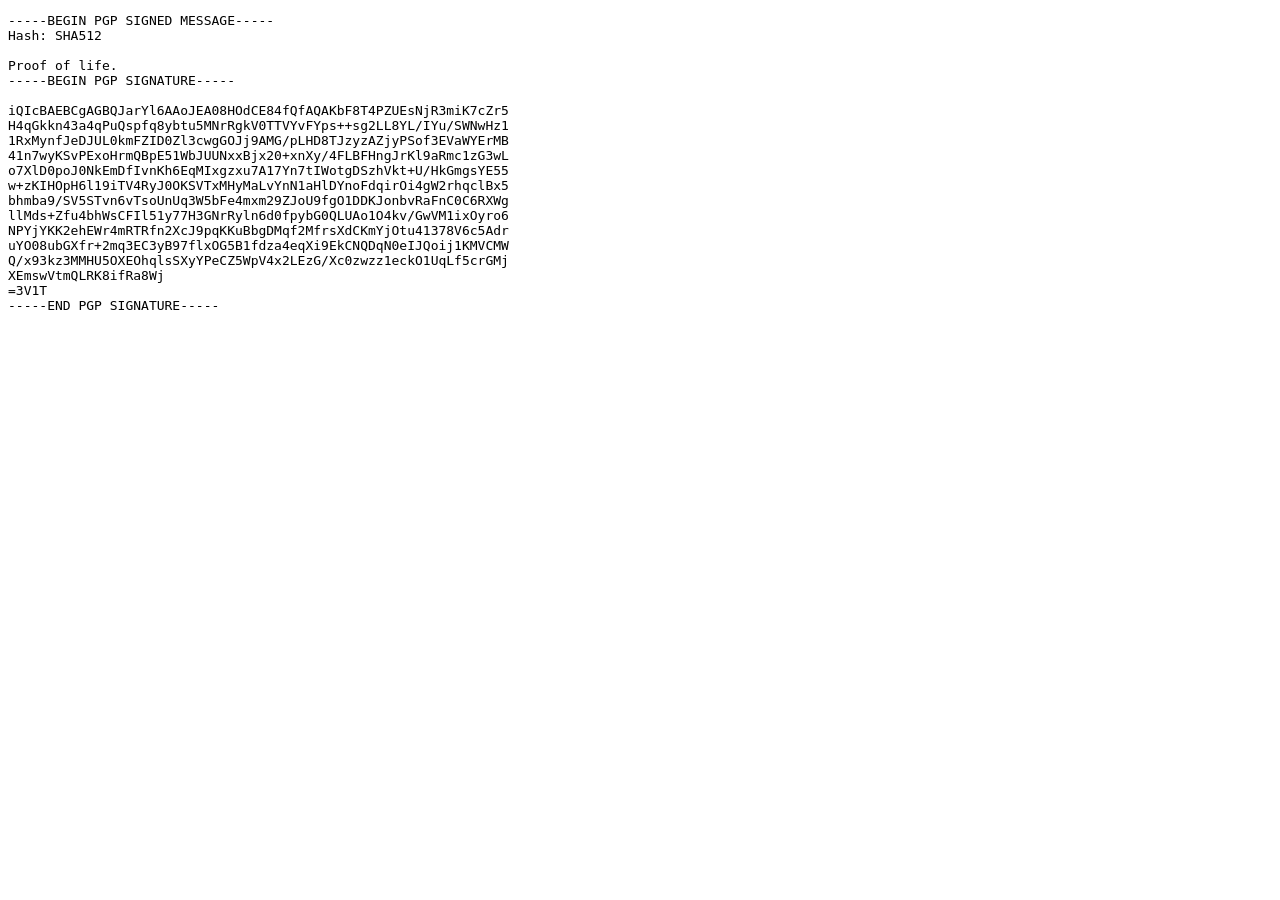
<file: index.html>
<!DOCTYPE html>
<html>
<head><title>Hello.</title></head>
<body>
<pre>
-----BEGIN PGP SIGNED MESSAGE-----
Hash: SHA512

Proof of life.
-----BEGIN PGP SIGNATURE-----

iQIcBAEBCgAGBQJarYl6AAoJEA08HOdCE84fQfAQAKbF8T4PZUEsNjR3miK7cZr5
H4qGkkn43a4qPuQspfq8ybtu5MNrRgkV0TTVYvFYps++sg2LL8YL/IYu/SWNwHz1
1RxMynfJeDJUL0kmFZID0Zl3cwgGOJj9AMG/pLHD8TJzyzAZjyPSof3EVaWYErMB
41n7wyKSvPExoHrmQBpE51WbJUUNxxBjx20+xnXy/4FLBFHngJrKl9aRmc1zG3wL
o7XlD0poJ0NkEmDfIvnKh6EqMIxgzxu7A17Yn7tIWotgDSzhVkt+U/HkGmgsYE55
w+zKIHOpH6l19iTV4RyJ0OKSVTxMHyMaLvYnN1aHlDYnoFdqirOi4gW2rhqclBx5
bhmba9/SV5STvn6vTsoUnUq3W5bFe4mxm29ZJoU9fgO1DDKJonbvRaFnC0C6RXWg
llMds+Zfu4bhWsCFIl51y77H3GNrRyln6d0fpybG0QLUAo1O4kv/GwVM1ixOyro6
NPYjYKK2ehEWr4mRTRfn2XcJ9pqKKuBbgDMqf2MfrsXdCKmYjOtu41378V6c5Adr
uYO08ubGXfr+2mq3EC3yB97flxOG5B1fdza4eqXi9EkCNQDqN0eIJQoij1KMVCMW
Q/x93kz3MMHU5OXEOhqlsSXyYPeCZ5WpV4x2LEzG/Xc0zwzz1eckO1UqLf5crGMj
XEmswVtmQLRK8ifRa8Wj
=3V1T
-----END PGP SIGNATURE-----
</pre>
</body>
</html>
</file>
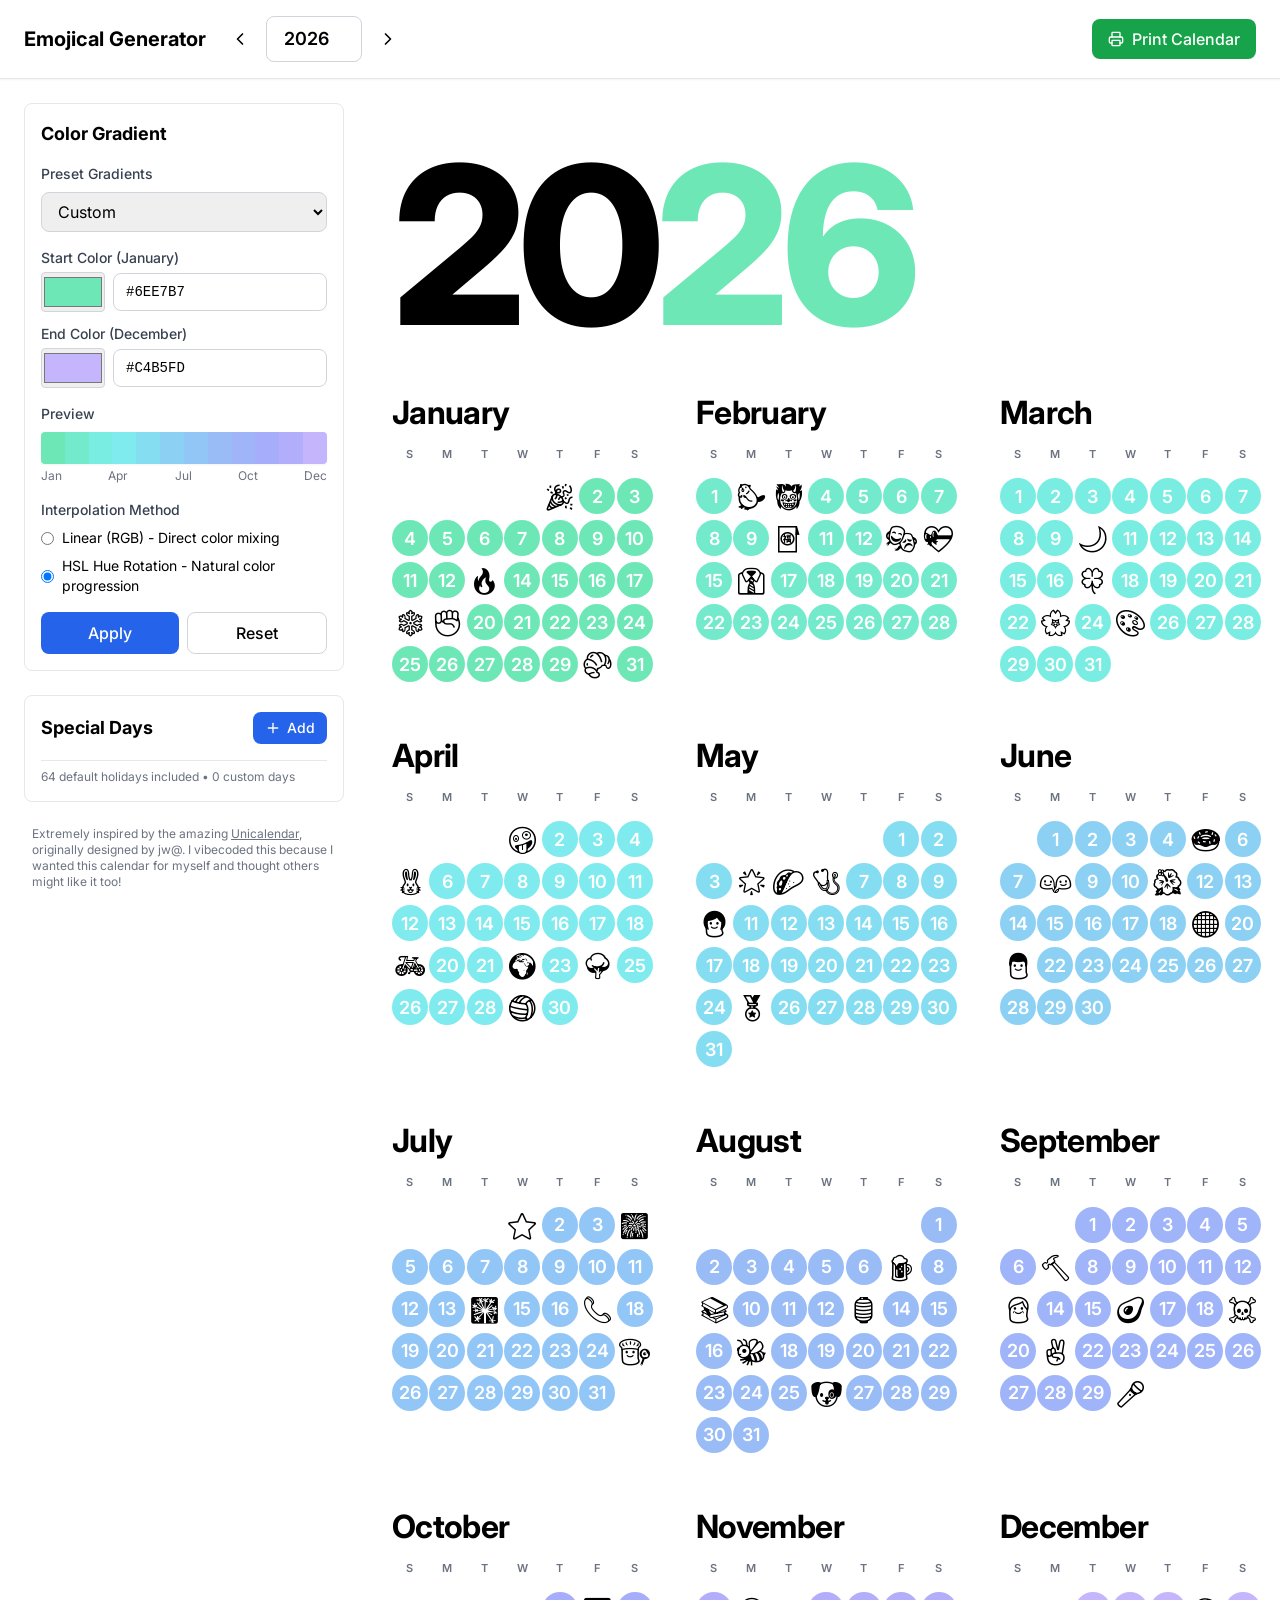
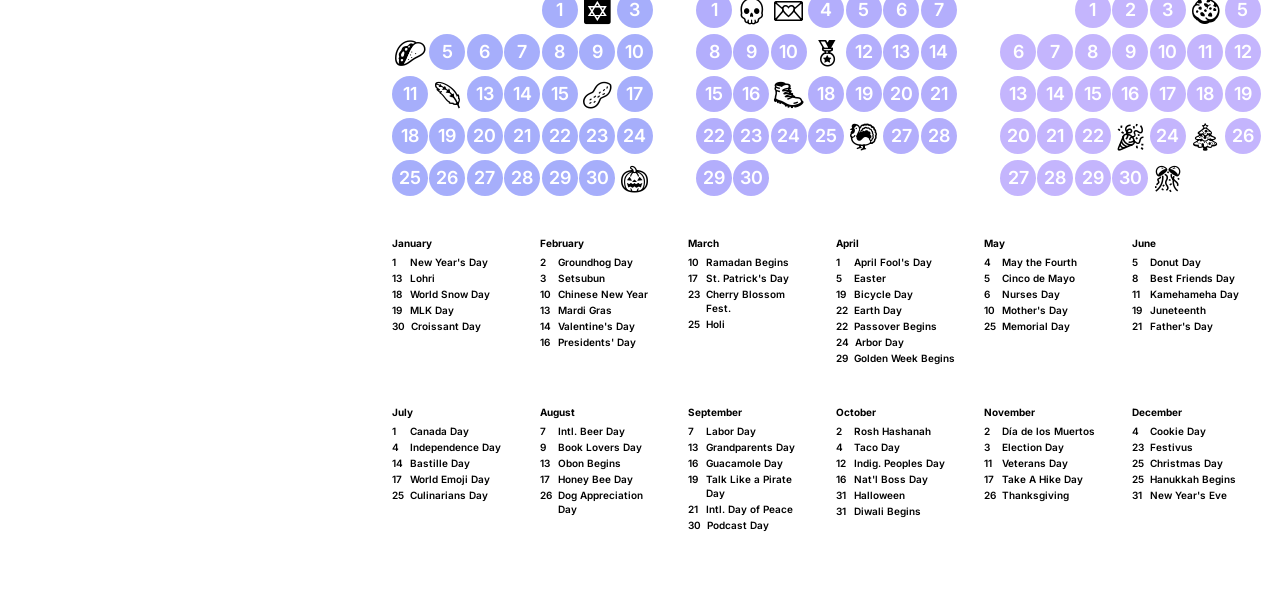
<file: emojical/index.html>
<!doctype html>
<html lang="en">
  <head>
    <meta charset="UTF-8" />
    <link rel="icon" type="image/svg+xml" href="/vite.svg" />
    <meta name="viewport" content="width=device-width, initial-scale=1.0" />
    <title>Unicalendar - Custom Calendar Generator</title>
    <!-- Import fonts -->
    <link rel="preconnect" href="https://fonts.googleapis.com">
    <link rel="preconnect" href="https://fonts.gstatic.com" crossorigin>
    <link href="https://fonts.googleapis.com/css2?family=Inter:wght@400;600;700;800&family=Noto+Emoji:wght@400;500;600&display=swap" rel="stylesheet">
    <script type="module" crossorigin src="./assets/index-cEbsSorH.js"></script>
    <link rel="stylesheet" crossorigin href="./assets/index-B9WNXWCT.css">
  </head>
  <body>
    <div id="root"></div>
  </body>
</html>
</file>
<file: emojical/assets/index-B9WNXWCT.css>
*,:before,:after{--tw-border-spacing-x: 0;--tw-border-spacing-y: 0;--tw-translate-x: 0;--tw-translate-y: 0;--tw-rotate: 0;--tw-skew-x: 0;--tw-skew-y: 0;--tw-scale-x: 1;--tw-scale-y: 1;--tw-pan-x: ;--tw-pan-y: ;--tw-pinch-zoom: ;--tw-scroll-snap-strictness: proximity;--tw-gradient-from-position: ;--tw-gradient-via-position: ;--tw-gradient-to-position: ;--tw-ordinal: ;--tw-slashed-zero: ;--tw-numeric-figure: ;--tw-numeric-spacing: ;--tw-numeric-fraction: ;--tw-ring-inset: ;--tw-ring-offset-width: 0px;--tw-ring-offset-color: #fff;--tw-ring-color: rgb(59 130 246 / .5);--tw-ring-offset-shadow: 0 0 #0000;--tw-ring-shadow: 0 0 #0000;--tw-shadow: 0 0 #0000;--tw-shadow-colored: 0 0 #0000;--tw-blur: ;--tw-brightness: ;--tw-contrast: ;--tw-grayscale: ;--tw-hue-rotate: ;--tw-invert: ;--tw-saturate: ;--tw-sepia: ;--tw-drop-shadow: ;--tw-backdrop-blur: ;--tw-backdrop-brightness: ;--tw-backdrop-contrast: ;--tw-backdrop-grayscale: ;--tw-backdrop-hue-rotate: ;--tw-backdrop-invert: ;--tw-backdrop-opacity: ;--tw-backdrop-saturate: ;--tw-backdrop-sepia: ;--tw-contain-size: ;--tw-contain-layout: ;--tw-contain-paint: ;--tw-contain-style: }::backdrop{--tw-border-spacing-x: 0;--tw-border-spacing-y: 0;--tw-translate-x: 0;--tw-translate-y: 0;--tw-rotate: 0;--tw-skew-x: 0;--tw-skew-y: 0;--tw-scale-x: 1;--tw-scale-y: 1;--tw-pan-x: ;--tw-pan-y: ;--tw-pinch-zoom: ;--tw-scroll-snap-strictness: proximity;--tw-gradient-from-position: ;--tw-gradient-via-position: ;--tw-gradient-to-position: ;--tw-ordinal: ;--tw-slashed-zero: ;--tw-numeric-figure: ;--tw-numeric-spacing: ;--tw-numeric-fraction: ;--tw-ring-inset: ;--tw-ring-offset-width: 0px;--tw-ring-offset-color: #fff;--tw-ring-color: rgb(59 130 246 / .5);--tw-ring-offset-shadow: 0 0 #0000;--tw-ring-shadow: 0 0 #0000;--tw-shadow: 0 0 #0000;--tw-shadow-colored: 0 0 #0000;--tw-blur: ;--tw-brightness: ;--tw-contrast: ;--tw-grayscale: ;--tw-hue-rotate: ;--tw-invert: ;--tw-saturate: ;--tw-sepia: ;--tw-drop-shadow: ;--tw-backdrop-blur: ;--tw-backdrop-brightness: ;--tw-backdrop-contrast: ;--tw-backdrop-grayscale: ;--tw-backdrop-hue-rotate: ;--tw-backdrop-invert: ;--tw-backdrop-opacity: ;--tw-backdrop-saturate: ;--tw-backdrop-sepia: ;--tw-contain-size: ;--tw-contain-layout: ;--tw-contain-paint: ;--tw-contain-style: }*,:before,:after{box-sizing:border-box;border-width:0;border-style:solid;border-color:#e5e7eb}:before,:after{--tw-content: ""}html,:host{line-height:1.5;-webkit-text-size-adjust:100%;-moz-tab-size:4;-o-tab-size:4;tab-size:4;font-family:Inter,system-ui,sans-serif;font-feature-settings:normal;font-variation-settings:normal;-webkit-tap-highlight-color:transparent}body{margin:0;line-height:inherit}hr{height:0;color:inherit;border-top-width:1px}abbr:where([title]){-webkit-text-decoration:underline dotted;text-decoration:underline dotted}h1,h2,h3,h4,h5,h6{font-size:inherit;font-weight:inherit}a{color:inherit;text-decoration:inherit}b,strong{font-weight:bolder}code,kbd,samp,pre{font-family:ui-monospace,SFMono-Regular,Menlo,Monaco,Consolas,Liberation Mono,Courier New,monospace;font-feature-settings:normal;font-variation-settings:normal;font-size:1em}small{font-size:80%}sub,sup{font-size:75%;line-height:0;position:relative;vertical-align:baseline}sub{bottom:-.25em}sup{top:-.5em}table{text-indent:0;border-color:inherit;border-collapse:collapse}button,input,optgroup,select,textarea{font-family:inherit;font-feature-settings:inherit;font-variation-settings:inherit;font-size:100%;font-weight:inherit;line-height:inherit;letter-spacing:inherit;color:inherit;margin:0;padding:0}button,select{text-transform:none}button,input:where([type=button]),input:where([type=reset]),input:where([type=submit]){-webkit-appearance:button;background-color:transparent;background-image:none}:-moz-focusring{outline:auto}:-moz-ui-invalid{box-shadow:none}progress{vertical-align:baseline}::-webkit-inner-spin-button,::-webkit-outer-spin-button{height:auto}[type=search]{-webkit-appearance:textfield;outline-offset:-2px}::-webkit-search-decoration{-webkit-appearance:none}::-webkit-file-upload-button{-webkit-appearance:button;font:inherit}summary{display:list-item}blockquote,dl,dd,h1,h2,h3,h4,h5,h6,hr,figure,p,pre{margin:0}fieldset{margin:0;padding:0}legend{padding:0}ol,ul,menu{list-style:none;margin:0;padding:0}dialog{padding:0}textarea{resize:vertical}input::-moz-placeholder,textarea::-moz-placeholder{opacity:1;color:#9ca3af}input::placeholder,textarea::placeholder{opacity:1;color:#9ca3af}button,[role=button]{cursor:pointer}:disabled{cursor:default}img,svg,video,canvas,audio,iframe,embed,object{display:block;vertical-align:middle}img,video{max-width:100%;height:auto}[hidden]:where(:not([hidden=until-found])){display:none}.visible{visibility:visible}.fixed{position:fixed}.relative{position:relative}.sticky{position:sticky}.top-0{top:0}.z-50{z-index:50}.mx-auto{margin-left:auto;margin-right:auto}.mb-1{margin-bottom:.25rem}.mb-10{margin-bottom:2.5rem}.mb-2{margin-bottom:.5rem}.mr-2{margin-right:.5rem}.mr-6{margin-right:1.5rem}.mt-1{margin-top:.25rem}.mt-4{margin-top:1rem}.mt-8{margin-top:2rem}.block{display:block}.inline-block{display:inline-block}.flex{display:flex}.grid{display:grid}.hidden{display:none}.h-10{height:2.5rem}.h-4{height:1rem}.h-5{height:1.25rem}.h-8{height:2rem}.max-h-64{max-height:16rem}.min-h-screen{min-height:100vh}.w-16{width:4rem}.w-24{width:6rem}.w-4{width:1rem}.w-5{width:1.25rem}.w-80{width:20rem}.w-full{width:100%}.max-w-7xl{max-width:80rem}.max-w-\[1000px\]{max-width:1000px}.max-w-\[1400px\]{max-width:1400px}.flex-1{flex:1 1 0%}.flex-shrink-0{flex-shrink:0}.cursor-pointer{cursor:pointer}.grid-cols-2{grid-template-columns:repeat(2,minmax(0,1fr))}.grid-cols-6{grid-template-columns:repeat(6,minmax(0,1fr))}.grid-cols-7{grid-template-columns:repeat(7,minmax(0,1fr))}.flex-col{flex-direction:column}.flex-wrap{flex-wrap:wrap}.items-center{align-items:center}.justify-center{justify-content:center}.justify-between{justify-content:space-between}.gap-1\.5{gap:.375rem}.gap-2{gap:.5rem}.gap-3{gap:.75rem}.gap-4{gap:1rem}.gap-6{gap:1.5rem}.gap-8{gap:2rem}.space-y-0\.5>:not([hidden])~:not([hidden]){--tw-space-y-reverse: 0;margin-top:calc(.125rem * calc(1 - var(--tw-space-y-reverse)));margin-bottom:calc(.125rem * var(--tw-space-y-reverse))}.space-y-2>:not([hidden])~:not([hidden]){--tw-space-y-reverse: 0;margin-top:calc(.5rem * calc(1 - var(--tw-space-y-reverse)));margin-bottom:calc(.5rem * var(--tw-space-y-reverse))}.space-y-3>:not([hidden])~:not([hidden]){--tw-space-y-reverse: 0;margin-top:calc(.75rem * calc(1 - var(--tw-space-y-reverse)));margin-bottom:calc(.75rem * var(--tw-space-y-reverse))}.space-y-4>:not([hidden])~:not([hidden]){--tw-space-y-reverse: 0;margin-top:calc(1rem * calc(1 - var(--tw-space-y-reverse)));margin-bottom:calc(1rem * var(--tw-space-y-reverse))}.space-y-6>:not([hidden])~:not([hidden]){--tw-space-y-reverse: 0;margin-top:calc(1.5rem * calc(1 - var(--tw-space-y-reverse)));margin-bottom:calc(1.5rem * var(--tw-space-y-reverse))}.overflow-hidden{overflow:hidden}.overflow-y-auto{overflow-y:auto}.rounded{border-radius:.25rem}.rounded-lg{border-radius:.5rem}.border{border-width:1px}.border-b{border-bottom-width:1px}.border-t{border-top-width:1px}.border-gray-200{--tw-border-opacity: 1;border-color:rgb(229 231 235 / var(--tw-border-opacity, 1))}.border-gray-300{--tw-border-opacity: 1;border-color:rgb(209 213 219 / var(--tw-border-opacity, 1))}.bg-blue-600{--tw-bg-opacity: 1;background-color:rgb(37 99 235 / var(--tw-bg-opacity, 1))}.bg-gray-50{--tw-bg-opacity: 1;background-color:rgb(249 250 251 / var(--tw-bg-opacity, 1))}.bg-green-600{--tw-bg-opacity: 1;background-color:rgb(22 163 74 / var(--tw-bg-opacity, 1))}.bg-white{--tw-bg-opacity: 1;background-color:rgb(255 255 255 / var(--tw-bg-opacity, 1))}.p-1\.5{padding:.375rem}.p-2{padding:.5rem}.p-3{padding:.75rem}.p-4{padding:1rem}.p-6{padding:1.5rem}.px-3{padding-left:.75rem;padding-right:.75rem}.px-4{padding-left:1rem;padding-right:1rem}.px-6{padding-left:1.5rem;padding-right:1.5rem}.py-1\.5{padding-top:.375rem;padding-bottom:.375rem}.py-2{padding-top:.5rem;padding-bottom:.5rem}.py-4{padding-top:1rem;padding-bottom:1rem}.pt-0{padding-top:0}.pt-2{padding-top:.5rem}.pt-4{padding-top:1rem}.text-left{text-align:left}.text-center{text-align:center}.font-emoji{font-family:Noto Emoji,sans-serif}.font-mono{font-family:ui-monospace,SFMono-Regular,Menlo,Monaco,Consolas,Liberation Mono,Courier New,monospace}.text-2xl{font-size:1.5rem;line-height:2rem}.text-\[10px\]{font-size:10px}.text-lg{font-size:1.125rem;line-height:1.75rem}.text-sm{font-size:.875rem;line-height:1.25rem}.text-xl{font-size:1.25rem;line-height:1.75rem}.text-xs{font-size:.75rem;line-height:1rem}.font-bold{font-weight:700}.font-extrabold{font-weight:800}.font-medium{font-weight:500}.font-semibold{font-weight:600}.leading-none{line-height:1}.tracking-tight{letter-spacing:-.025em}.text-blue-600{--tw-text-opacity: 1;color:rgb(37 99 235 / var(--tw-text-opacity, 1))}.text-gray-500{--tw-text-opacity: 1;color:rgb(107 114 128 / var(--tw-text-opacity, 1))}.text-gray-700{--tw-text-opacity: 1;color:rgb(55 65 81 / var(--tw-text-opacity, 1))}.text-red-600{--tw-text-opacity: 1;color:rgb(220 38 38 / var(--tw-text-opacity, 1))}.text-white{--tw-text-opacity: 1;color:rgb(255 255 255 / var(--tw-text-opacity, 1))}.underline{text-decoration-line:underline}.shadow-sm{--tw-shadow: 0 1px 2px 0 rgb(0 0 0 / .05);--tw-shadow-colored: 0 1px 2px 0 var(--tw-shadow-color);box-shadow:var(--tw-ring-offset-shadow, 0 0 #0000),var(--tw-ring-shadow, 0 0 #0000),var(--tw-shadow)}.filter{filter:var(--tw-blur) var(--tw-brightness) var(--tw-contrast) var(--tw-grayscale) var(--tw-hue-rotate) var(--tw-invert) var(--tw-saturate) var(--tw-sepia) var(--tw-drop-shadow)}.transition-colors{transition-property:color,background-color,border-color,text-decoration-color,fill,stroke;transition-timing-function:cubic-bezier(.4,0,.2,1);transition-duration:.15s}.emoji-black{font-family:"Noto Emoji",Symbola,"Apple Color Emoji","Segoe UI Emoji",Segoe UI Symbol,"Android Emoji",sans-serif!important;-webkit-font-smoothing:antialiased;-moz-osx-font-smoothing:grayscale;filter:grayscale(100%)!important;-webkit-filter:grayscale(100%)!important;color:#000!important;text-shadow:none!important}.emoji,.font-emoji{font-family:"Noto Emoji",Symbola,"Apple Color Emoji","Segoe UI Emoji",Segoe UI Symbol,sans-serif!important;-webkit-font-smoothing:antialiased;-moz-osx-font-smoothing:grayscale;font-variation-settings:"COLR" 0!important;filter:grayscale(100%)!important;-webkit-filter:grayscale(100%)!important}@media print{@page{size:12.25in 24.25in;margin:0;color-profile:"U.S. Web Coated (SWOP) v2";marks:crop cross;bleed:.125in}.controls-panel,.no-print{display:none!important}*{-webkit-print-color-adjust:exact!important;print-color-adjust:exact!important;color-adjust:exact!important}.month-grid{-moz-column-break-inside:avoid;break-inside:avoid;page-break-inside:avoid}html,body{width:12.25in;height:24.25in;overflow:hidden;margin:0;padding:0;background:#fff}#calendar-print{max-width:11.25in;margin:0 auto;padding-top:.5in;padding-bottom:.5in}[data-cmyk]:before{content:"";display:none}}body{margin:0;font-family:Inter,-apple-system,BlinkMacSystemFont,Segoe UI,Roboto,Oxygen,Ubuntu,Cantarell,Fira Sans,Droid Sans,Helvetica Neue,sans-serif;-webkit-font-smoothing:antialiased;-moz-osx-font-smoothing:grayscale}code{font-family:source-code-pro,Menlo,Monaco,Consolas,Courier New,monospace}.hover\:border-gray-300:hover{--tw-border-opacity: 1;border-color:rgb(209 213 219 / var(--tw-border-opacity, 1))}.hover\:bg-blue-50:hover{--tw-bg-opacity: 1;background-color:rgb(239 246 255 / var(--tw-bg-opacity, 1))}.hover\:bg-blue-700:hover{--tw-bg-opacity: 1;background-color:rgb(29 78 216 / var(--tw-bg-opacity, 1))}.hover\:bg-gray-100:hover{--tw-bg-opacity: 1;background-color:rgb(243 244 246 / var(--tw-bg-opacity, 1))}.hover\:bg-gray-50:hover{--tw-bg-opacity: 1;background-color:rgb(249 250 251 / var(--tw-bg-opacity, 1))}.hover\:bg-green-700:hover{--tw-bg-opacity: 1;background-color:rgb(21 128 61 / var(--tw-bg-opacity, 1))}.hover\:bg-red-50:hover{--tw-bg-opacity: 1;background-color:rgb(254 242 242 / var(--tw-bg-opacity, 1))}.focus\:outline-none:focus{outline:2px solid transparent;outline-offset:2px}.focus\:ring-2:focus{--tw-ring-offset-shadow: var(--tw-ring-inset) 0 0 0 var(--tw-ring-offset-width) var(--tw-ring-offset-color);--tw-ring-shadow: var(--tw-ring-inset) 0 0 0 calc(2px + var(--tw-ring-offset-width)) var(--tw-ring-color);box-shadow:var(--tw-ring-offset-shadow),var(--tw-ring-shadow),var(--tw-shadow, 0 0 #0000)}.focus\:ring-blue-500:focus{--tw-ring-opacity: 1;--tw-ring-color: rgb(59 130 246 / var(--tw-ring-opacity, 1))}.disabled\:cursor-not-allowed:disabled{cursor:not-allowed}.disabled\:opacity-50:disabled{opacity:.5}@media print{.print\:mt-12{margin-top:3rem}}
</file>
